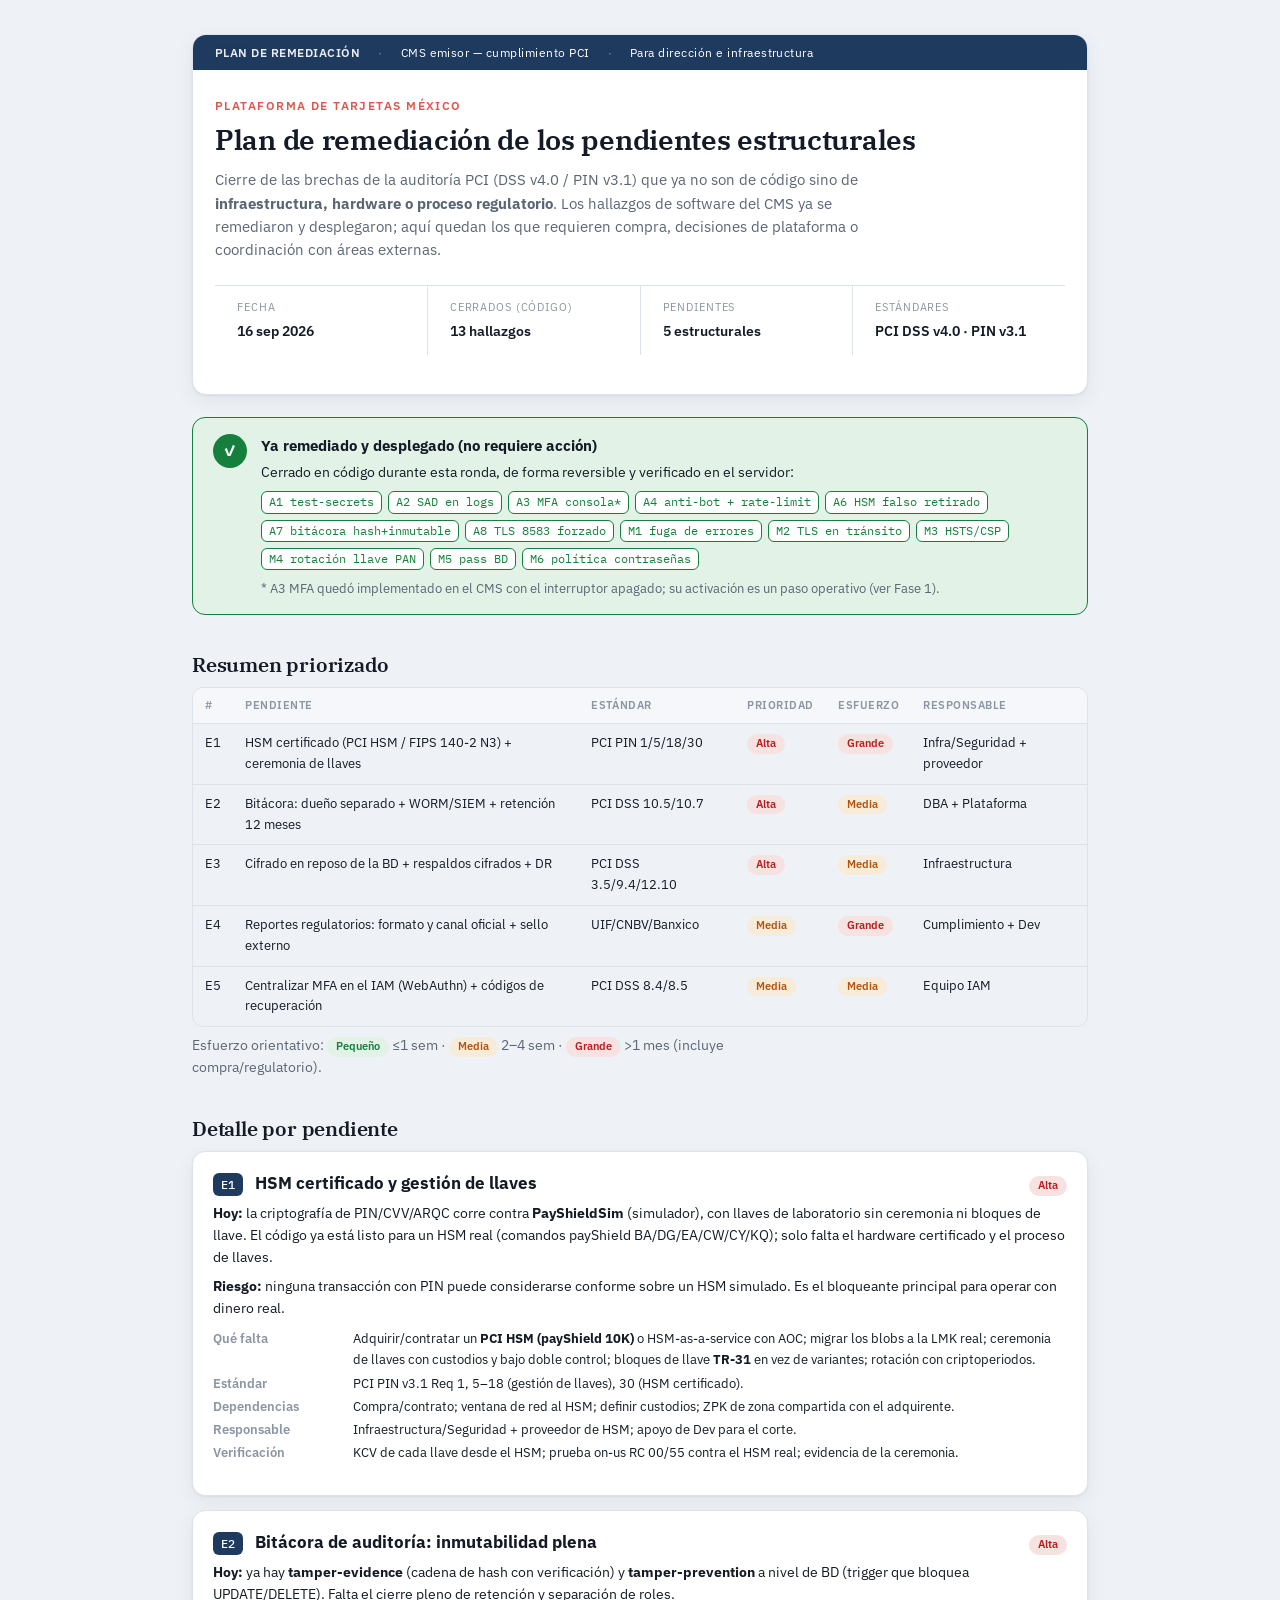
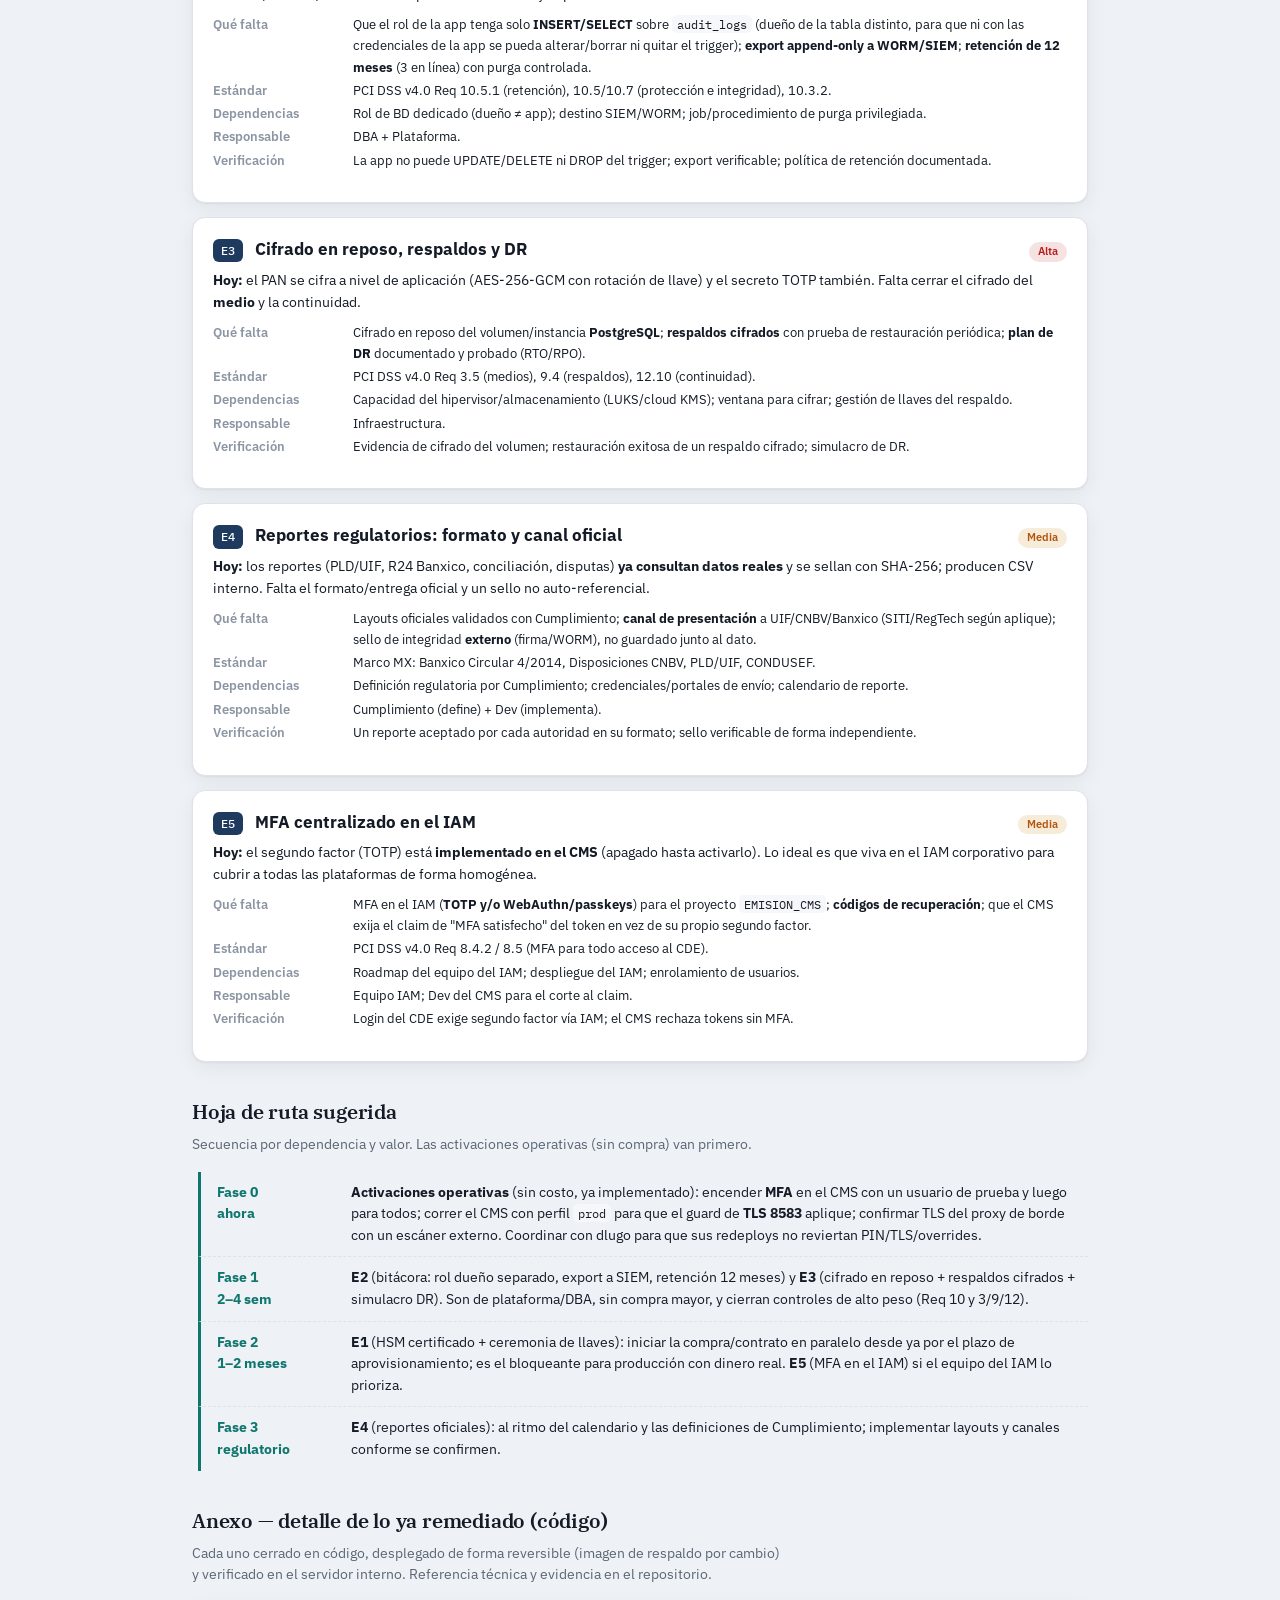
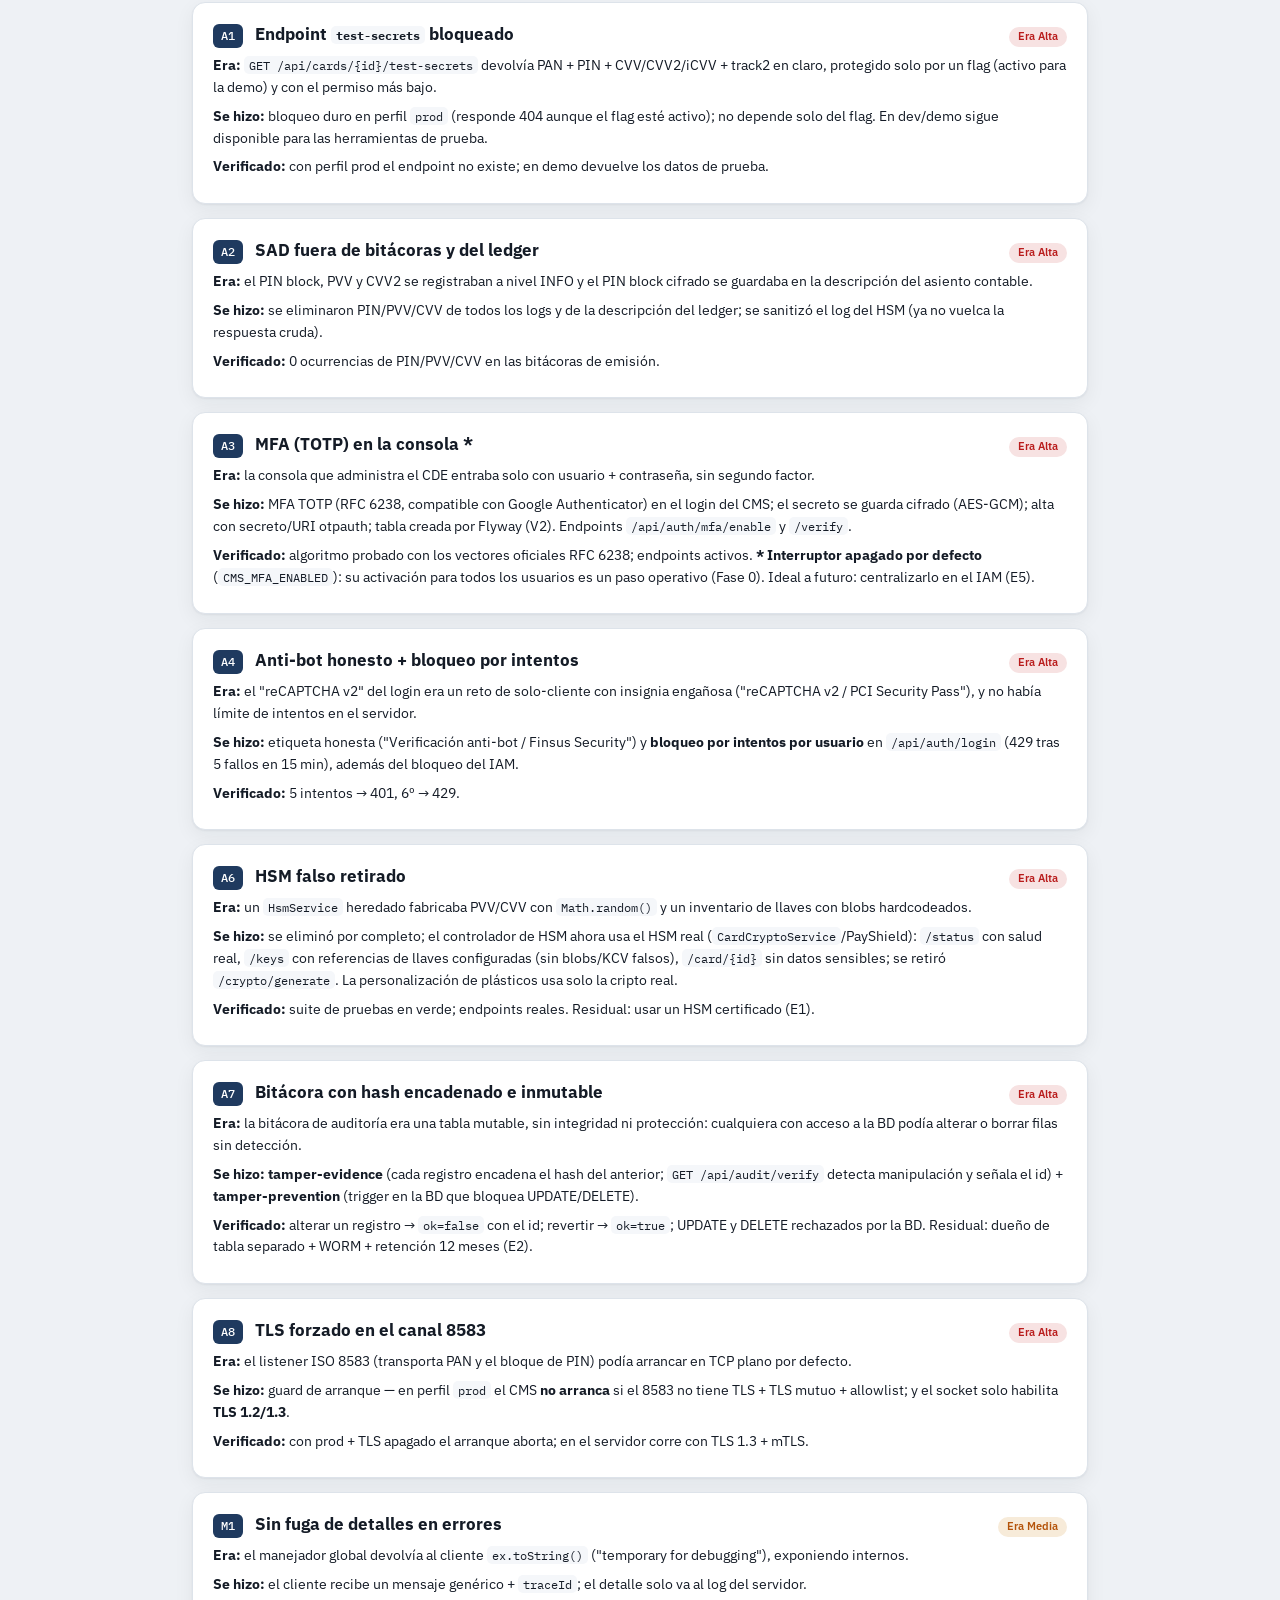
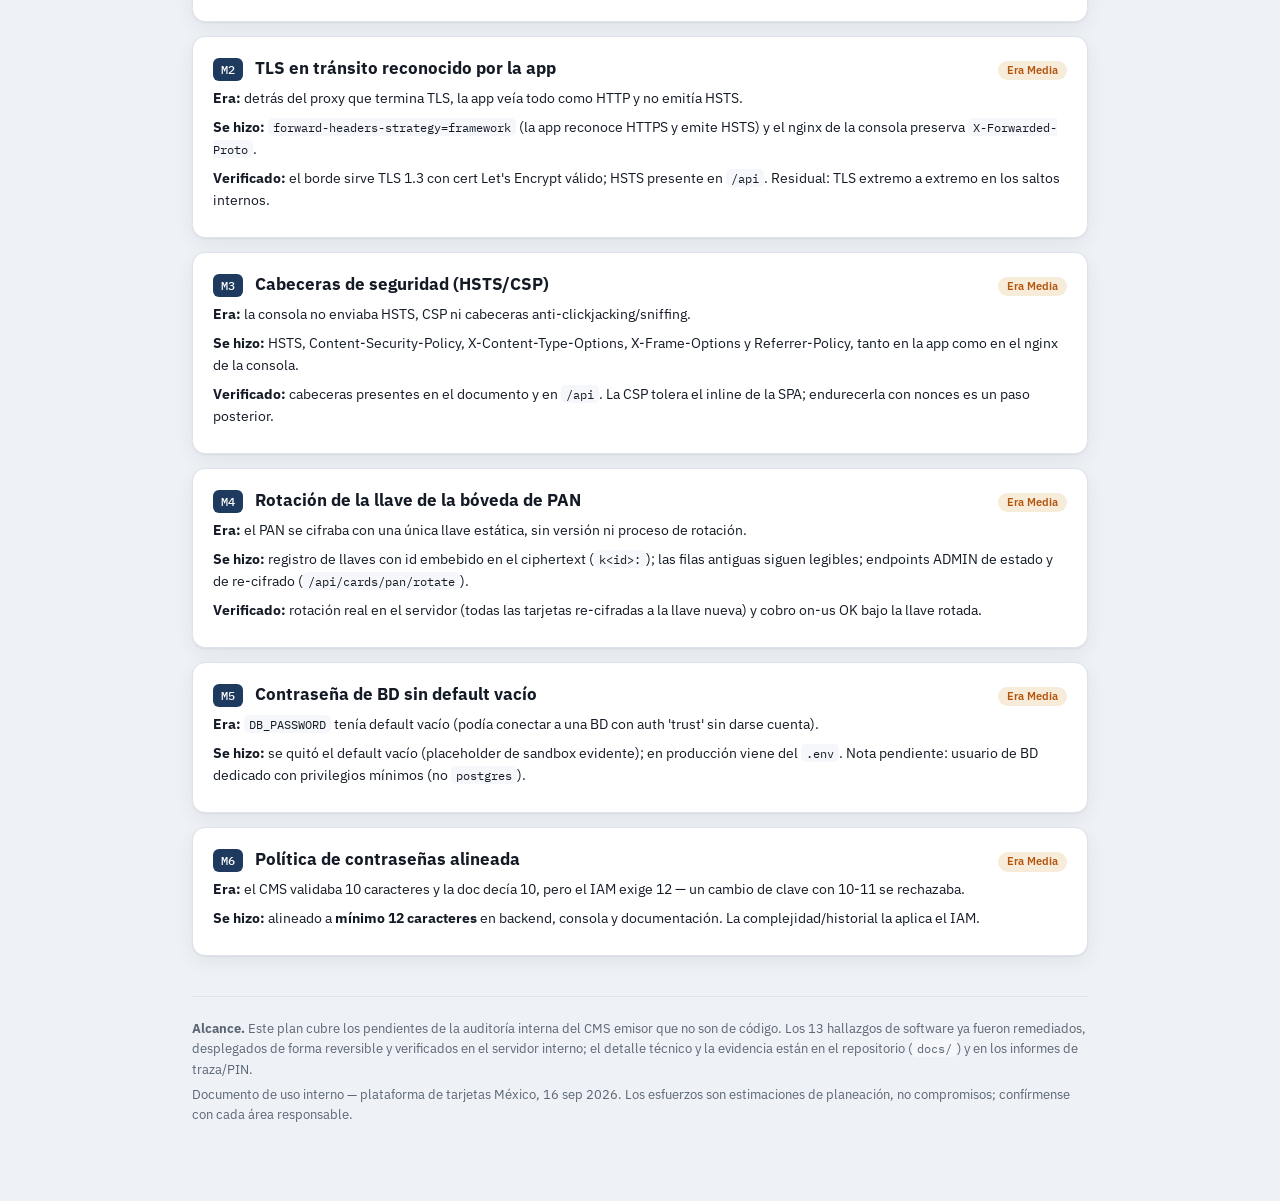
<file: docs/plan-remediacion-pci.html>
<!doctype html>
<html lang="es">
<head>
<meta charset="utf-8">
<meta name="color-scheme" content="light">
<title>Plan de remediación PCI</title>
<link rel="preconnect" href="https://fonts.googleapis.com">
<link rel="preconnect" href="https://fonts.gstatic.com" crossorigin>
<link rel="stylesheet" href="https://fonts.googleapis.com/css2?family=IBM+Plex+Sans:wght@400;500;600;700&family=IBM+Plex+Serif:wght@500;600&family=IBM+Plex+Mono:wght@400;500&display=swap">
<style>
  :root{
    --bg:#eef1f5; --surface:#ffffff; --surface-2:#f5f7fa;
    --ink:#141b26; --muted:#5b6675; --faint:#8b95a3;
    --line:#dde3ea;
    --primary:#1f3a5f; --primary-soft:#e7edf5;
    --accent:#0f766e; --accent-soft:#dbefec;
    --coral:#e0574f;
    --ok:#15803d; --ok-soft:#e2f2e6;
    --warn:#b45309; --warn-soft:#f7ebd9;
    --crit:#b91c1c; --crit-soft:#f7e2e2;
    --shadow:0 1px 2px rgba(20,27,38,.05),0 6px 20px rgba(20,27,38,.06);
    --mono:"IBM Plex Mono",ui-monospace,SFMono-Regular,Menlo,monospace;
    --sans:"IBM Plex Sans",system-ui,-apple-system,Segoe UI,sans-serif;
    --serif:"IBM Plex Serif",Georgia,serif;
  }
  *{box-sizing:border-box}
  body{background:var(--bg);color:var(--ink);font-family:var(--sans);line-height:1.6;-webkit-font-smoothing:antialiased;font-size:14.5px;margin:0}
  .wrap{max-width:940px;margin:0 auto;padding-inline:22px;padding-block:34px 72px}
  h1,h2,h3,h4{text-wrap:balance}

  .doc-head{background:var(--surface);border:1px solid var(--line);border-radius:14px;box-shadow:var(--shadow);overflow:hidden}
  .doc-head .band{background:var(--primary);color:#fff;padding:8px 22px;display:flex;flex-wrap:wrap;gap:8px 18px;align-items:center;font-size:12px;letter-spacing:.04em}
  .doc-head .band .tag{text-transform:uppercase;font-weight:600;opacity:.9}
  .doc-head .band .sep{opacity:.4}
  .doc-head .body{padding:26px 22px 24px}
  .eyebrow{font-size:12px;letter-spacing:.12em;text-transform:uppercase;color:var(--coral);font-weight:600;margin:0 0 8px}
  h1{font-family:var(--serif);font-weight:600;font-size:28px;line-height:1.18;margin:0 0 12px;letter-spacing:-.01em}
  .lede{color:var(--muted);margin:0;max-width:72ch}
  .meta{display:grid;grid-template-columns:repeat(auto-fit,minmax(140px,1fr));gap:1px;background:var(--line);border-top:1px solid var(--line);margin-top:24px}
  .meta div{background:var(--surface);padding:13px 22px}
  .meta dt{font-size:11px;letter-spacing:.08em;text-transform:uppercase;color:var(--faint);margin:0 0 3px}
  .meta dd{margin:0;font-weight:600;font-size:14px}

  section{margin-top:34px}
  h2.sec{font-family:var(--serif);font-weight:600;font-size:20px;margin:0 0 6px;letter-spacing:-.01em}
  .sec-note{color:var(--muted);margin:0 0 16px;font-size:13.7px;max-width:74ch}

  /* Done banner */
  .done{background:var(--ok-soft);border:1px solid var(--ok);border-radius:13px;padding:16px 20px;margin-top:22px;display:flex;gap:14px;align-items:flex-start}
  .done .mark{flex:0 0 auto;width:34px;height:34px;border-radius:50%;background:var(--ok);color:#fff;display:grid;place-items:center;font-weight:700}
  .done h3{margin:0 0 4px;font-size:15px}
  .done p{margin:0;font-size:13.5px;color:var(--ink)}
  .chips{display:flex;flex-wrap:wrap;gap:6px;margin-top:8px}
  .chip{font-family:var(--mono);font-size:11.5px;background:#fff;border:1px solid var(--ok);color:var(--ok);border-radius:6px;padding:1px 7px}

  /* Priority table */
  .tblwrap{overflow-x:auto;border:1px solid var(--line);border-radius:11px}
  table{border-collapse:collapse;width:100%;font-size:13px;margin:0}
  th,td{text-align:left;padding:9px 12px;border-bottom:1px solid var(--line);vertical-align:top}
  thead th{background:var(--surface-2);font-size:10.5px;letter-spacing:.05em;text-transform:uppercase;color:var(--faint);font-weight:600}
  tbody tr:last-child td{border-bottom:none}
  td .id{font-family:var(--mono);font-weight:600}

  .pill{display:inline-block;font-size:11px;font-weight:600;padding:1px 9px;border-radius:20px;white-space:nowrap}
  .p-alta{background:var(--crit-soft);color:var(--crit)}
  .p-media{background:var(--warn-soft);color:var(--warn)}
  .p-baja{background:var(--primary-soft);color:var(--primary)}
  .e-s{background:var(--ok-soft);color:var(--ok)} .e-m{background:var(--warn-soft);color:var(--warn)} .e-l{background:var(--crit-soft);color:var(--crit)}

  /* Item cards */
  .item{background:var(--surface);border:1px solid var(--line);border-radius:13px;box-shadow:var(--shadow);padding:18px 20px;margin-bottom:14px}
  .item-head{display:flex;flex-wrap:wrap;gap:8px 12px;align-items:baseline;margin-bottom:6px}
  .item-head .id{font-family:var(--mono);font-size:12px;color:#fff;background:var(--primary);border-radius:6px;padding:2px 8px;font-weight:500}
  .item-head h3{margin:0;font-size:16.5px;flex:1;min-width:200px}
  .item p{margin:7px 0;font-size:13.7px}
  .kv{display:grid;grid-template-columns:130px 1fr;gap:2px 10px;font-size:13.3px;margin-top:8px}
  .kv dt{color:var(--faint);font-weight:600}
  .kv dd{margin:0}
  .item ul{margin:6px 0;padding-left:20px;font-size:13.5px}
  .item ul li{margin:3px 0}
  code{font-family:var(--mono);font-size:12.3px;background:var(--surface-2);padding:1px 5px;border-radius:5px}

  /* Roadmap */
  .phase{display:grid;grid-template-columns:120px 1fr;gap:14px;border-left:3px solid var(--accent);padding:10px 0 10px 16px;margin-left:6px}
  .phase + .phase{border-top:1px dashed var(--line)}
  .phase .when{font-weight:700;color:var(--accent);font-size:13.5px}
  .phase .what{font-size:13.5px}
  .phase .what b{color:var(--ink)}

  .foot{margin-top:40px;border-top:1px solid var(--line);padding-top:16px;color:var(--muted);font-size:12.5px}
  .foot p{margin:5px 0}

  @page{ size:A4; margin:14mm 13mm; }
  @media print{
    :root{ --bg:#ffffff; }
    body{ background:#fff; font-size:10pt; }
    .wrap{ max-width:100%; padding:0; }
    .doc-head,.item,.tblwrap,.done{ box-shadow:none; }
    .doc-head,.item,.tblwrap,.done,.phase{ break-inside:avoid; }
    section{ margin-top:18px; }
    h2.sec{ break-after:avoid; }
    h1{ font-size:20pt; }
  }
  *{ -webkit-print-color-adjust:exact; print-color-adjust:exact; }
  @media (max-width:560px){ .kv{grid-template-columns:1fr} .phase{grid-template-columns:1fr} }
</style>
</head>
<body>
<div class="wrap">

  <article class="doc-head">
    <div class="band">
      <span class="tag">Plan de remediación</span><span class="sep">·</span>
      <span>CMS emisor — cumplimiento PCI</span><span class="sep">·</span>
      <span>Para dirección e infraestructura</span>
    </div>
    <div class="body">
      <p class="eyebrow">Plataforma de tarjetas México</p>
      <h1>Plan de remediación de los pendientes estructurales</h1>
      <p class="lede">Cierre de las brechas de la auditoría PCI (DSS v4.0 / PIN v3.1) que ya no son de
        código sino de <strong>infraestructura, hardware o proceso regulatorio</strong>. Los hallazgos
        de software del CMS ya se remediaron y desplegaron; aquí quedan los que requieren compra,
        decisiones de plataforma o coordinación con áreas externas.</p>
      <dl class="meta">
        <div><dt>Fecha</dt><dd>16 sep 2026</dd></div>
        <div><dt>Cerrados (código)</dt><dd>13 hallazgos</dd></div>
        <div><dt>Pendientes</dt><dd>5 estructurales</dd></div>
        <div><dt>Estándares</dt><dd>PCI DSS v4.0 · PIN v3.1</dd></div>
      </dl>
    </div>
  </article>

  <div class="done">
    <div class="mark">✓</div>
    <div>
      <h3>Ya remediado y desplegado (no requiere acción)</h3>
      <p>Cerrado en código durante esta ronda, de forma reversible y verificado en el servidor:</p>
      <div class="chips">
        <span class="chip">A1 test-secrets</span><span class="chip">A2 SAD en logs</span>
        <span class="chip">A3 MFA consola*</span><span class="chip">A4 anti-bot + rate-limit</span>
        <span class="chip">A6 HSM falso retirado</span><span class="chip">A7 bitácora hash+inmutable</span>
        <span class="chip">A8 TLS 8583 forzado</span><span class="chip">M1 fuga de errores</span>
        <span class="chip">M2 TLS en tránsito</span><span class="chip">M3 HSTS/CSP</span>
        <span class="chip">M4 rotación llave PAN</span><span class="chip">M5 pass BD</span>
        <span class="chip">M6 política contraseñas</span>
      </div>
      <p style="margin-top:8px;font-size:12.5px;color:var(--muted)">* A3 MFA quedó implementado en el CMS con el interruptor apagado; su activación es un paso operativo (ver Fase 1).</p>
    </div>
  </div>

  <section>
    <h2 class="sec">Resumen priorizado</h2>
    <div class="tblwrap"><table>
      <thead><tr><th>#</th><th>Pendiente</th><th>Estándar</th><th>Prioridad</th><th>Esfuerzo</th><th>Responsable</th></tr></thead>
      <tbody>
        <tr><td class="id">E1</td><td>HSM certificado (PCI HSM / FIPS 140-2 N3) + ceremonia de llaves</td><td>PCI PIN 1/5/18/30</td><td><span class="pill p-alta">Alta</span></td><td><span class="pill e-l">Grande</span></td><td>Infra/Seguridad + proveedor</td></tr>
        <tr><td class="id">E2</td><td>Bitácora: dueño separado + WORM/SIEM + retención 12 meses</td><td>PCI DSS 10.5/10.7</td><td><span class="pill p-alta">Alta</span></td><td><span class="pill e-m">Media</span></td><td>DBA + Plataforma</td></tr>
        <tr><td class="id">E3</td><td>Cifrado en reposo de la BD + respaldos cifrados + DR</td><td>PCI DSS 3.5/9.4/12.10</td><td><span class="pill p-alta">Alta</span></td><td><span class="pill e-m">Media</span></td><td>Infraestructura</td></tr>
        <tr><td class="id">E4</td><td>Reportes regulatorios: formato y canal oficial + sello externo</td><td>UIF/CNBV/Banxico</td><td><span class="pill p-media">Media</span></td><td><span class="pill e-l">Grande</span></td><td>Cumplimiento + Dev</td></tr>
        <tr><td class="id">E5</td><td>Centralizar MFA en el IAM (WebAuthn) + códigos de recuperación</td><td>PCI DSS 8.4/8.5</td><td><span class="pill p-media">Media</span></td><td><span class="pill e-m">Media</span></td><td>Equipo IAM</td></tr>
      </tbody>
    </table></div>
    <p class="sec-note" style="margin-top:8px">Esfuerzo orientativo: <span class="pill e-s">Pequeño</span> ≤1 sem · <span class="pill e-m">Media</span> 2–4 sem · <span class="pill e-l">Grande</span> &gt;1 mes (incluye compra/regulatorio).</p>
  </section>

  <section>
    <h2 class="sec">Detalle por pendiente</h2>

    <div class="item">
      <div class="item-head"><span class="id">E1</span><h3>HSM certificado y gestión de llaves</h3><span class="pill p-alta">Alta</span></div>
      <p><b>Hoy:</b> la criptografía de PIN/CVV/ARQC corre contra <b>PayShieldSim</b> (simulador), con llaves
        de laboratorio sin ceremonia ni bloques de llave. El código ya está listo para un HSM real (comandos
        payShield BA/DG/EA/CW/CY/KQ); solo falta el hardware certificado y el proceso de llaves.</p>
      <p><b>Riesgo:</b> ninguna transacción con PIN puede considerarse conforme sobre un HSM simulado. Es el
        bloqueante principal para operar con dinero real.</p>
      <dl class="kv">
        <dt>Qué falta</dt><dd>Adquirir/contratar un <b>PCI HSM (payShield 10K)</b> o HSM-as-a-service con AOC; migrar los blobs a la LMK real; ceremonia de llaves con custodios y bajo doble control; bloques de llave <b>TR-31</b> en vez de variantes; rotación con criptoperiodos.</dd>
        <dt>Estándar</dt><dd>PCI PIN v3.1 Req 1, 5–18 (gestión de llaves), 30 (HSM certificado).</dd>
        <dt>Dependencias</dt><dd>Compra/contrato; ventana de red al HSM; definir custodios; ZPK de zona compartida con el adquirente.</dd>
        <dt>Responsable</dt><dd>Infraestructura/Seguridad + proveedor de HSM; apoyo de Dev para el corte.</dd>
        <dt>Verificación</dt><dd>KCV de cada llave desde el HSM; prueba on-us RC 00/55 contra el HSM real; evidencia de la ceremonia.</dd>
      </dl>
    </div>

    <div class="item">
      <div class="item-head"><span class="id">E2</span><h3>Bitácora de auditoría: inmutabilidad plena</h3><span class="pill p-alta">Alta</span></div>
      <p><b>Hoy:</b> ya hay <b>tamper-evidence</b> (cadena de hash con verificación) y <b>tamper-prevention</b> a
        nivel de BD (trigger que bloquea UPDATE/DELETE). Falta el cierre pleno de retención y separación de roles.</p>
      <dl class="kv">
        <dt>Qué falta</dt><dd>Que el rol de la app tenga solo <b>INSERT/SELECT</b> sobre <code>audit_logs</code> (dueño de la tabla distinto, para que ni con las credenciales de la app se pueda alterar/borrar ni quitar el trigger); <b>export append-only a WORM/SIEM</b>; <b>retención de 12 meses</b> (3 en línea) con purga controlada.</dd>
        <dt>Estándar</dt><dd>PCI DSS v4.0 Req 10.5.1 (retención), 10.5/10.7 (protección e integridad), 10.3.2.</dd>
        <dt>Dependencias</dt><dd>Rol de BD dedicado (dueño ≠ app); destino SIEM/WORM; job/procedimiento de purga privilegiada.</dd>
        <dt>Responsable</dt><dd>DBA + Plataforma.</dd>
        <dt>Verificación</dt><dd>La app no puede UPDATE/DELETE ni DROP del trigger; export verificable; política de retención documentada.</dd>
      </dl>
    </div>

    <div class="item">
      <div class="item-head"><span class="id">E3</span><h3>Cifrado en reposo, respaldos y DR</h3><span class="pill p-alta">Alta</span></div>
      <p><b>Hoy:</b> el PAN se cifra a nivel de aplicación (AES-256-GCM con rotación de llave) y el secreto TOTP
        también. Falta cerrar el cifrado del <b>medio</b> y la continuidad.</p>
      <dl class="kv">
        <dt>Qué falta</dt><dd>Cifrado en reposo del volumen/instancia <b>PostgreSQL</b>; <b>respaldos cifrados</b> con prueba de restauración periódica; <b>plan de DR</b> documentado y probado (RTO/RPO).</dd>
        <dt>Estándar</dt><dd>PCI DSS v4.0 Req 3.5 (medios), 9.4 (respaldos), 12.10 (continuidad).</dd>
        <dt>Dependencias</dt><dd>Capacidad del hipervisor/almacenamiento (LUKS/cloud KMS); ventana para cifrar; gestión de llaves del respaldo.</dd>
        <dt>Responsable</dt><dd>Infraestructura.</dd>
        <dt>Verificación</dt><dd>Evidencia de cifrado del volumen; restauración exitosa de un respaldo cifrado; simulacro de DR.</dd>
      </dl>
    </div>

    <div class="item">
      <div class="item-head"><span class="id">E4</span><h3>Reportes regulatorios: formato y canal oficial</h3><span class="pill p-media">Media</span></div>
      <p><b>Hoy:</b> los reportes (PLD/UIF, R24 Banxico, conciliación, disputas) <b>ya consultan datos reales</b> y
        se sellan con SHA-256; producen CSV interno. Falta el formato/entrega oficial y un sello no auto-referencial.</p>
      <dl class="kv">
        <dt>Qué falta</dt><dd>Layouts oficiales validados con Cumplimiento; <b>canal de presentación</b> a UIF/CNBV/Banxico (SITI/RegTech según aplique); sello de integridad <b>externo</b> (firma/WORM), no guardado junto al dato.</dd>
        <dt>Estándar</dt><dd>Marco MX: Banxico Circular 4/2014, Disposiciones CNBV, PLD/UIF, CONDUSEF.</dd>
        <dt>Dependencias</dt><dd>Definición regulatoria por Cumplimiento; credenciales/portales de envío; calendario de reporte.</dd>
        <dt>Responsable</dt><dd>Cumplimiento (define) + Dev (implementa).</dd>
        <dt>Verificación</dt><dd>Un reporte aceptado por cada autoridad en su formato; sello verificable de forma independiente.</dd>
      </dl>
    </div>

    <div class="item">
      <div class="item-head"><span class="id">E5</span><h3>MFA centralizado en el IAM</h3><span class="pill p-media">Media</span></div>
      <p><b>Hoy:</b> el segundo factor (TOTP) está <b>implementado en el CMS</b> (apagado hasta activarlo). Lo ideal
        es que viva en el IAM corporativo para cubrir a todas las plataformas de forma homogénea.</p>
      <dl class="kv">
        <dt>Qué falta</dt><dd>MFA en el IAM (<b>TOTP y/o WebAuthn/passkeys</b>) para el proyecto <code>EMISION_CMS</code>; <b>códigos de recuperación</b>; que el CMS exija el claim de "MFA satisfecho" del token en vez de su propio segundo factor.</dd>
        <dt>Estándar</dt><dd>PCI DSS v4.0 Req 8.4.2 / 8.5 (MFA para todo acceso al CDE).</dd>
        <dt>Dependencias</dt><dd>Roadmap del equipo del IAM; despliegue del IAM; enrolamiento de usuarios.</dd>
        <dt>Responsable</dt><dd>Equipo IAM; Dev del CMS para el corte al claim.</dd>
        <dt>Verificación</dt><dd>Login del CDE exige segundo factor vía IAM; el CMS rechaza tokens sin MFA.</dd>
      </dl>
    </div>
  </section>

  <section>
    <h2 class="sec">Hoja de ruta sugerida</h2>
    <p class="sec-note">Secuencia por dependencia y valor. Las activaciones operativas (sin compra) van primero.</p>
    <div class="phase"><div class="when">Fase 0<br>ahora</div><div class="what"><b>Activaciones operativas</b> (sin costo, ya implementado): encender <b>MFA</b> en el CMS con un usuario de prueba y luego para todos; correr el CMS con perfil <code>prod</code> para que el guard de <b>TLS 8583</b> aplique; confirmar TLS del proxy de borde con un escáner externo. Coordinar con dlugo para que sus redeploys no reviertan PIN/TLS/overrides.</div></div>
    <div class="phase"><div class="when">Fase 1<br>2–4 sem</div><div class="what"><b>E2</b> (bitácora: rol dueño separado, export a SIEM, retención 12 meses) y <b>E3</b> (cifrado en reposo + respaldos cifrados + simulacro DR). Son de plataforma/DBA, sin compra mayor, y cierran controles de alto peso (Req 10 y 3/9/12).</div></div>
    <div class="phase"><div class="when">Fase 2<br>1–2 meses</div><div class="what"><b>E1</b> (HSM certificado + ceremonia de llaves): iniciar la compra/contrato en paralelo desde ya por el plazo de aprovisionamiento; es el bloqueante para producción con dinero real. <b>E5</b> (MFA en el IAM) si el equipo del IAM lo prioriza.</div></div>
    <div class="phase"><div class="when">Fase 3<br>regulatorio</div><div class="what"><b>E4</b> (reportes oficiales): al ritmo del calendario y las definiciones de Cumplimiento; implementar layouts y canales conforme se confirmen.</div></div>
  </section>

  <section>
    <h2 class="sec">Anexo — detalle de lo ya remediado (código)</h2>
    <p class="sec-note">Cada uno cerrado en código, desplegado de forma reversible (imagen de respaldo por cambio) y verificado en el servidor interno. Referencia técnica y evidencia en el repositorio.</p>

    <div class="item">
      <div class="item-head"><span class="id">A1</span><h3>Endpoint <code>test-secrets</code> bloqueado</h3><span class="pill p-alta">Era Alta</span></div>
      <p><b>Era:</b> <code>GET /api/cards/{id}/test-secrets</code> devolvía PAN + PIN + CVV/CVV2/iCVV + track2 en claro, protegido solo por un flag (activo para la demo) y con el permiso más bajo.</p>
      <p><b>Se hizo:</b> bloqueo duro en perfil <code>prod</code> (responde 404 aunque el flag esté activo); no depende solo del flag. En dev/demo sigue disponible para las herramientas de prueba.</p>
      <p><b>Verificado:</b> con perfil prod el endpoint no existe; en demo devuelve los datos de prueba.</p>
    </div>

    <div class="item">
      <div class="item-head"><span class="id">A2</span><h3>SAD fuera de bitácoras y del ledger</h3><span class="pill p-alta">Era Alta</span></div>
      <p><b>Era:</b> el PIN block, PVV y CVV2 se registraban a nivel INFO y el PIN block cifrado se guardaba en la descripción del asiento contable.</p>
      <p><b>Se hizo:</b> se eliminaron PIN/PVV/CVV de todos los logs y de la descripción del ledger; se sanitizó el log del HSM (ya no vuelca la respuesta cruda).</p>
      <p><b>Verificado:</b> 0 ocurrencias de PIN/PVV/CVV en las bitácoras de emisión.</p>
    </div>

    <div class="item">
      <div class="item-head"><span class="id">A3</span><h3>MFA (TOTP) en la consola *</h3><span class="pill p-alta">Era Alta</span></div>
      <p><b>Era:</b> la consola que administra el CDE entraba solo con usuario + contraseña, sin segundo factor.</p>
      <p><b>Se hizo:</b> MFA TOTP (RFC 6238, compatible con Google Authenticator) en el login del CMS; el secreto se guarda cifrado (AES-GCM); alta con secreto/URI otpauth; tabla creada por Flyway (V2). Endpoints <code>/api/auth/mfa/enable</code> y <code>/verify</code>.</p>
      <p><b>Verificado:</b> algoritmo probado con los vectores oficiales RFC 6238; endpoints activos. <b>* Interruptor apagado por defecto</b> (<code>CMS_MFA_ENABLED</code>): su activación para todos los usuarios es un paso operativo (Fase 0). Ideal a futuro: centralizarlo en el IAM (E5).</p>
    </div>

    <div class="item">
      <div class="item-head"><span class="id">A4</span><h3>Anti-bot honesto + bloqueo por intentos</h3><span class="pill p-alta">Era Alta</span></div>
      <p><b>Era:</b> el "reCAPTCHA v2" del login era un reto de solo-cliente con insignia engañosa ("reCAPTCHA v2 / PCI Security Pass"), y no había límite de intentos en el servidor.</p>
      <p><b>Se hizo:</b> etiqueta honesta ("Verificación anti-bot / Finsus Security") y <b>bloqueo por intentos por usuario</b> en <code>/api/auth/login</code> (429 tras 5 fallos en 15 min), además del bloqueo del IAM.</p>
      <p><b>Verificado:</b> 5 intentos → 401, 6º → 429.</p>
    </div>

    <div class="item">
      <div class="item-head"><span class="id">A6</span><h3>HSM falso retirado</h3><span class="pill p-alta">Era Alta</span></div>
      <p><b>Era:</b> un <code>HsmService</code> heredado fabricaba PVV/CVV con <code>Math.random()</code> y un inventario de llaves con blobs hardcodeados.</p>
      <p><b>Se hizo:</b> se eliminó por completo; el controlador de HSM ahora usa el HSM real (<code>CardCryptoService</code>/PayShield): <code>/status</code> con salud real, <code>/keys</code> con referencias de llaves configuradas (sin blobs/KCV falsos), <code>/card/{id}</code> sin datos sensibles; se retiró <code>/crypto/generate</code>. La personalización de plásticos usa solo la cripto real.</p>
      <p><b>Verificado:</b> suite de pruebas en verde; endpoints reales. Residual: usar un HSM certificado (E1).</p>
    </div>

    <div class="item">
      <div class="item-head"><span class="id">A7</span><h3>Bitácora con hash encadenado e inmutable</h3><span class="pill p-alta">Era Alta</span></div>
      <p><b>Era:</b> la bitácora de auditoría era una tabla mutable, sin integridad ni protección: cualquiera con acceso a la BD podía alterar o borrar filas sin detección.</p>
      <p><b>Se hizo:</b> <b>tamper-evidence</b> (cada registro encadena el hash del anterior; <code>GET /api/audit/verify</code> detecta manipulación y señala el id) + <b>tamper-prevention</b> (trigger en la BD que bloquea UPDATE/DELETE).</p>
      <p><b>Verificado:</b> alterar un registro → <code>ok=false</code> con el id; revertir → <code>ok=true</code>; UPDATE y DELETE rechazados por la BD. Residual: dueño de tabla separado + WORM + retención 12 meses (E2).</p>
    </div>

    <div class="item">
      <div class="item-head"><span class="id">A8</span><h3>TLS forzado en el canal 8583</h3><span class="pill p-alta">Era Alta</span></div>
      <p><b>Era:</b> el listener ISO 8583 (transporta PAN y el bloque de PIN) podía arrancar en TCP plano por defecto.</p>
      <p><b>Se hizo:</b> guard de arranque — en perfil <code>prod</code> el CMS <b>no arranca</b> si el 8583 no tiene TLS + TLS mutuo + allowlist; y el socket solo habilita <b>TLS 1.2/1.3</b>.</p>
      <p><b>Verificado:</b> con prod + TLS apagado el arranque aborta; en el servidor corre con TLS 1.3 + mTLS.</p>
    </div>

    <div class="item">
      <div class="item-head"><span class="id">M1</span><h3>Sin fuga de detalles en errores</h3><span class="pill p-media">Era Media</span></div>
      <p><b>Era:</b> el manejador global devolvía al cliente <code>ex.toString()</code> ("temporary for debugging"), exponiendo internos.</p>
      <p><b>Se hizo:</b> el cliente recibe un mensaje genérico + <code>traceId</code>; el detalle solo va al log del servidor.</p>
    </div>

    <div class="item">
      <div class="item-head"><span class="id">M2</span><h3>TLS en tránsito reconocido por la app</h3><span class="pill p-media">Era Media</span></div>
      <p><b>Era:</b> detrás del proxy que termina TLS, la app veía todo como HTTP y no emitía HSTS.</p>
      <p><b>Se hizo:</b> <code>forward-headers-strategy=framework</code> (la app reconoce HTTPS y emite HSTS) y el nginx de la consola preserva <code>X-Forwarded-Proto</code>.</p>
      <p><b>Verificado:</b> el borde sirve TLS 1.3 con cert Let's Encrypt válido; HSTS presente en <code>/api</code>. Residual: TLS extremo a extremo en los saltos internos.</p>
    </div>

    <div class="item">
      <div class="item-head"><span class="id">M3</span><h3>Cabeceras de seguridad (HSTS/CSP)</h3><span class="pill p-media">Era Media</span></div>
      <p><b>Era:</b> la consola no enviaba HSTS, CSP ni cabeceras anti-clickjacking/sniffing.</p>
      <p><b>Se hizo:</b> HSTS, Content-Security-Policy, X-Content-Type-Options, X-Frame-Options y Referrer-Policy, tanto en la app como en el nginx de la consola.</p>
      <p><b>Verificado:</b> cabeceras presentes en el documento y en <code>/api</code>. La CSP tolera el inline de la SPA; endurecerla con nonces es un paso posterior.</p>
    </div>

    <div class="item">
      <div class="item-head"><span class="id">M4</span><h3>Rotación de la llave de la bóveda de PAN</h3><span class="pill p-media">Era Media</span></div>
      <p><b>Era:</b> el PAN se cifraba con una única llave estática, sin versión ni proceso de rotación.</p>
      <p><b>Se hizo:</b> registro de llaves con id embebido en el ciphertext (<code>k&lt;id&gt;:</code>); las filas antiguas siguen legibles; endpoints ADMIN de estado y de re-cifrado (<code>/api/cards/pan/rotate</code>).</p>
      <p><b>Verificado:</b> rotación real en el servidor (todas las tarjetas re-cifradas a la llave nueva) y cobro on-us OK bajo la llave rotada.</p>
    </div>

    <div class="item">
      <div class="item-head"><span class="id">M5</span><h3>Contraseña de BD sin default vacío</h3><span class="pill p-media">Era Media</span></div>
      <p><b>Era:</b> <code>DB_PASSWORD</code> tenía default vacío (podía conectar a una BD con auth 'trust' sin darse cuenta).</p>
      <p><b>Se hizo:</b> se quitó el default vacío (placeholder de sandbox evidente); en producción viene del <code>.env</code>. Nota pendiente: usuario de BD dedicado con privilegios mínimos (no <code>postgres</code>).</p>
    </div>

    <div class="item">
      <div class="item-head"><span class="id">M6</span><h3>Política de contraseñas alineada</h3><span class="pill p-media">Era Media</span></div>
      <p><b>Era:</b> el CMS validaba 10 caracteres y la doc decía 10, pero el IAM exige 12 — un cambio de clave con 10-11 se rechazaba.</p>
      <p><b>Se hizo:</b> alineado a <b>mínimo 12 caracteres</b> en backend, consola y documentación. La complejidad/historial la aplica el IAM.</p>
    </div>
  </section>

  <div class="foot">
    <p><b>Alcance.</b> Este plan cubre los pendientes de la auditoría interna del CMS emisor que no son de código.
      Los 13 hallazgos de software ya fueron remediados, desplegados de forma reversible y verificados en el
      servidor interno; el detalle técnico y la evidencia están en el repositorio (<code>docs/</code>) y en los
      informes de traza/PIN.</p>
    <p>Documento de uso interno — plataforma de tarjetas México, 16 sep 2026. Los esfuerzos son estimaciones de
      planeación, no compromisos; confírmense con cada área responsable.</p>
  </div>

</div>
</body>
</html>
</file>
